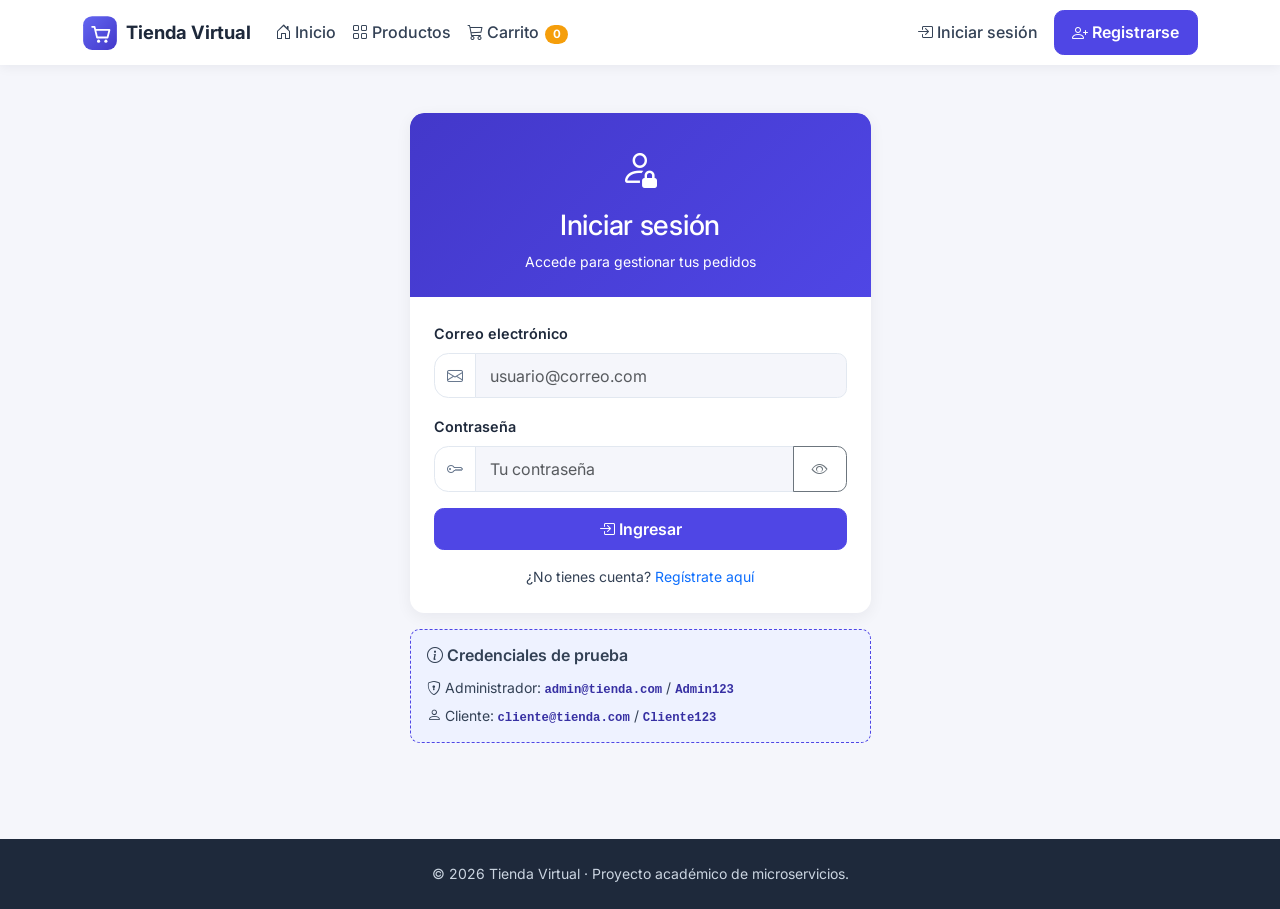
<file: frontend/admin.html>
<!DOCTYPE html>
<html lang="es">
<head>
    <meta charset="UTF-8">
    <meta name="viewport" content="width=device-width, initial-scale=1">
    <meta name="description" content="Panel administrativo de la Tienda Virtual.">
    <title>Tienda Virtual - Panel Administrativo</title>
    <link rel="icon" href="assets/logo.svg" type="image/svg+xml">
    <link href="https://cdn.jsdelivr.net/npm/bootstrap@5.3.3/dist/css/bootstrap.min.css" rel="stylesheet">
    <link href="https://cdn.jsdelivr.net/npm/bootstrap-icons@1.11.3/font/bootstrap-icons.css" rel="stylesheet">
    <link href="https://fonts.googleapis.com/css2?family=Inter:wght@400;500;600;700&display=swap" rel="stylesheet">
    <link href="css/styles.css" rel="stylesheet">
</head>
<body data-proteccion="admin">
    <!-- ============================ NAVBAR ============================ -->
    <nav class="navbar navbar-expand-lg navbar-tienda sticky-top">
        <div class="container">
            <a class="navbar-brand d-flex align-items-center gap-2" href="index.html">
                <img src="assets/logo.svg" alt="Logo Tienda Virtual" width="36" height="36">
                <span class="fw-bold">Tienda Virtual</span>
            </a>
            <button class="navbar-toggler" type="button" data-bs-toggle="collapse" data-bs-target="#navPrincipal"
                    aria-controls="navPrincipal" aria-expanded="false" aria-label="Alternar navegación">
                <span class="navbar-toggler-icon"></span>
            </button>
            <div class="collapse navbar-collapse" id="navPrincipal">
                <ul class="navbar-nav me-auto mb-2 mb-lg-0">
                    <li class="nav-item">
                        <a class="nav-link" href="index.html"><i class="bi bi-house-door me-1"></i>Inicio</a>
                    </li>
                    <li class="nav-item">
                        <a class="nav-link" href="productos.html"><i class="bi bi-grid me-1"></i>Productos</a>
                    </li>
                    <li class="nav-item">
                        <a class="nav-link" href="carrito.html">
                            <i class="bi bi-cart3 me-1"></i>Carrito
                            <span class="badge rounded-pill badge-carrito">0</span>
                        </a>
                    </li>
                    <li class="nav-item d-none" id="enlace-admin">
                        <a class="nav-link enlace-admin-nav active" href="admin.html"><i class="bi bi-speedometer2 me-1"></i>Panel Admin</a>
                    </li>
                </ul>
                <ul class="navbar-nav align-items-lg-center" id="zona-usuario"></ul>
            </div>
        </div>
    </nav>

    <main>
        <section class="container py-4">
            <div class="d-flex justify-content-between align-items-center flex-wrap gap-2 mb-4">
                <div>
                    <h1 class="seccion-titulo mb-1"><i class="bi bi-speedometer2 me-2"></i>Panel Administrativo</h1>
                    <p class="text-muted mb-0">Gestiona productos, pedidos, pagos y usuarios de la tienda</p>
                </div>
                <button type="button" class="btn btn-outline-primary" id="btn-refrescar-todo">
                    <i class="bi bi-arrow-clockwise me-1"></i>Actualizar datos
                </button>
            </div>

            <!-- ========================== MÉTRICAS ========================== -->
            <div class="row g-3 g-md-4 mb-4">
                <div class="col-12 col-md-4">
                    <div class="card tarjeta-metrica">
                        <div class="card-body d-flex align-items-center gap-3">
                            <div class="metrica-icono metrica-icono-primary"><i class="bi bi-box-seam"></i></div>
                            <div>
                                <div class="metrica-valor" id="metrica-productos">—</div>
                                <div class="metrica-etiqueta">Productos activos</div>
                            </div>
                        </div>
                    </div>
                </div>
                <div class="col-12 col-md-4">
                    <div class="card tarjeta-metrica">
                        <div class="card-body d-flex align-items-center gap-3">
                            <div class="metrica-icono metrica-icono-info"><i class="bi bi-people"></i></div>
                            <div>
                                <div class="metrica-valor" id="metrica-usuarios">—</div>
                                <div class="metrica-etiqueta">Usuarios registrados</div>
                            </div>
                        </div>
                    </div>
                </div>
                <div class="col-12 col-md-4">
                    <div class="card tarjeta-metrica">
                        <div class="card-body d-flex align-items-center gap-3">
                            <div class="metrica-icono metrica-icono-accent"><i class="bi bi-receipt"></i></div>
                            <div>
                                <div class="metrica-valor" id="metrica-pedidos">—</div>
                                <div class="metrica-etiqueta">Pedidos registrados</div>
                            </div>
                        </div>
                    </div>
                </div>
            </div>

            <!-- ==================== PESTAÑAS DE GESTIÓN ==================== -->
            <ul class="nav nav-tabs mb-4" id="pestanasAdmin" role="tablist">
                <li class="nav-item" role="presentation">
                    <button class="nav-link active" id="tab-productos" data-bs-toggle="tab" data-bs-target="#pane-productos"
                            type="button" role="tab" aria-controls="pane-productos" aria-selected="true">
                        <i class="bi bi-box-seam me-1"></i>Productos
                    </button>
                </li>
                <li class="nav-item" role="presentation">
                    <button class="nav-link" id="tab-pedidos" data-bs-toggle="tab" data-bs-target="#pane-pedidos"
                            type="button" role="tab" aria-controls="pane-pedidos" aria-selected="false">
                        <i class="bi bi-receipt me-1"></i>Pedidos
                    </button>
                </li>
                <li class="nav-item" role="presentation">
                    <button class="nav-link" id="tab-pagos" data-bs-toggle="tab" data-bs-target="#pane-pagos"
                            type="button" role="tab" aria-controls="pane-pagos" aria-selected="false">
                        <i class="bi bi-credit-card me-1"></i>Pagos
                    </button>
                </li>
                <li class="nav-item" role="presentation">
                    <button class="nav-link" id="tab-usuarios" data-bs-toggle="tab" data-bs-target="#pane-usuarios"
                            type="button" role="tab" aria-controls="pane-usuarios" aria-selected="false">
                        <i class="bi bi-people me-1"></i>Usuarios
                    </button>
                </li>
            </ul>

            <div class="tab-content">
                <!-- ------------------------- PRODUCTOS ------------------------- -->
                <div class="tab-pane fade show active" id="pane-productos" role="tabpanel" aria-labelledby="tab-productos">
                    <div class="card shadow-sm border-0">
                        <div class="card-body">
                            <div class="d-flex justify-content-between align-items-center flex-wrap gap-2 mb-3">
                                <h2 class="h5 mb-0">Gestión de productos</h2>
                                <button type="button" class="btn btn-primary" id="btn-nuevo-producto">
                                    <i class="bi bi-plus-lg me-1"></i>Nuevo producto
                                </button>
                            </div>
                            <div class="table-responsive">
                                <table class="table table-hover align-middle">
                                    <thead>
                                        <tr>
                                            <th scope="col">Producto</th>
                                            <th scope="col">Categoría</th>
                                            <th scope="col">Precio</th>
                                            <th scope="col">Stock</th>
                                            <th scope="col">Estado</th>
                                            <th scope="col" class="text-end">Acciones</th>
                                        </tr>
                                    </thead>
                                    <tbody id="cuerpo-productos"></tbody>
                                </table>
                            </div>
                            <div id="productos-admin-vacio" class="d-none"></div>
                        </div>
                    </div>
                </div>

                <!-- -------------------------- PEDIDOS -------------------------- -->
                <div class="tab-pane fade" id="pane-pedidos" role="tabpanel" aria-labelledby="tab-pedidos">
                    <div class="card shadow-sm border-0">
                        <div class="card-body">
                            <div class="d-flex justify-content-between align-items-center flex-wrap gap-2 mb-3">
                                <h2 class="h5 mb-0">Pedidos registrados</h2>
                                <button type="button" class="btn btn-outline-primary btn-sm" id="btn-refrescar-pedidos">
                                    <i class="bi bi-arrow-clockwise me-1"></i>Actualizar
                                </button>
                            </div>
                            <div class="table-responsive">
                                <table class="table table-hover align-middle">
                                    <thead>
                                        <tr>
                                            <th scope="col">Pedido</th>
                                            <th scope="col">Usuario</th>
                                            <th scope="col">Subtotal</th>
                                            <th scope="col">Total</th>
                                            <th scope="col">Fecha</th>
                                            <th scope="col">Estado</th>
                                            <th scope="col">Cambiar estado</th>
                                        </tr>
                                    </thead>
                                    <tbody id="cuerpo-pedidos"></tbody>
                                </table>
                            </div>
                            <div id="pedidos-vacio" class="d-none"></div>
                        </div>
                    </div>
                </div>

                <!-- --------------------------- PAGOS --------------------------- -->
                <div class="tab-pane fade" id="pane-pagos" role="tabpanel" aria-labelledby="tab-pagos">
                    <div class="card shadow-sm border-0">
                        <div class="card-body">
                            <h2 class="h5 mb-3">Consulta de pagos por pedido</h2>
                            <form class="row g-2 align-items-end mb-4" id="form-buscar-pagos">
                                <div class="col-12 col-md-4">
                                    <label class="form-label" for="pago-id-pedido">Número de pedido</label>
                                    <div class="input-group">
                                        <span class="input-group-text bg-white"><i class="bi bi-hash text-muted"></i></span>
                                        <input type="number" class="form-control" id="pago-id-pedido" min="1"
                                               placeholder="Ej. 1" aria-label="Número de pedido">
                                    </div>
                                </div>
                                <div class="col-12 col-md-3">
                                    <button type="submit" class="btn btn-primary w-100">
                                        <i class="bi bi-search me-1"></i>Buscar pagos
                                    </button>
                                </div>
                            </form>
                            <div class="table-responsive">
                                <table class="table table-hover align-middle">
                                    <thead>
                                        <tr>
                                            <th scope="col">Pago</th>
                                            <th scope="col">Pedido</th>
                                            <th scope="col">Monto</th>
                                            <th scope="col">Método</th>
                                            <th scope="col">Estado</th>
                                            <th scope="col">Código operación</th>
                                            <th scope="col">Fecha</th>
                                        </tr>
                                    </thead>
                                    <tbody id="cuerpo-pagos"></tbody>
                                </table>
                            </div>
                            <div id="pagos-vacio" class="d-none"></div>
                        </div>
                    </div>
                </div>

                <!-- -------------------------- USUARIOS -------------------------- -->
                <div class="tab-pane fade" id="pane-usuarios" role="tabpanel" aria-labelledby="tab-usuarios">
                    <div class="card shadow-sm border-0">
                        <div class="card-body">
                            <div class="d-flex justify-content-between align-items-center flex-wrap gap-2 mb-3">
                                <h2 class="h5 mb-0">Usuarios registrados</h2>
                                <button type="button" class="btn btn-outline-primary btn-sm" id="btn-refrescar-usuarios">
                                    <i class="bi bi-arrow-clockwise me-1"></i>Actualizar
                                </button>
                            </div>
                            <div class="table-responsive">
                                <table class="table table-hover align-middle">
                                    <thead>
                                        <tr>
                                            <th scope="col">ID</th>
                                            <th scope="col">Nombre</th>
                                            <th scope="col">Correo</th>
                                            <th scope="col">Dirección</th>
                                            <th scope="col">Teléfono</th>
                                            <th scope="col">Rol</th>
                                            <th scope="col">Estado</th>
                                            <th scope="col">Registro</th>
                                        </tr>
                                    </thead>
                                    <tbody id="cuerpo-usuarios"></tbody>
                                </table>
                            </div>
                            <div id="usuarios-vacio" class="d-none"></div>
                        </div>
                    </div>
                </div>
            </div>
        </section>
    </main>

    <!-- ====================== MODAL CREAR / EDITAR PRODUCTO ====================== -->
    <div class="modal fade" id="modal-producto" tabindex="-1" aria-labelledby="titulo-modal-producto" aria-hidden="true">
        <div class="modal-dialog modal-lg modal-dialog-centered">
            <div class="modal-content">
                <form id="form-producto" novalidate>
                    <div class="modal-header">
                        <h2 class="modal-title h5" id="titulo-modal-producto">Nuevo producto</h2>
                        <button type="button" class="btn-close" data-bs-dismiss="modal" aria-label="Cerrar"></button>
                    </div>
                    <div class="modal-body">
                        <input type="hidden" id="producto-id">
                        <div class="row g-3">
                            <div class="col-12 col-md-8">
                                <label class="form-label" for="producto-nombre">Nombre <span class="text-danger">*</span></label>
                                <input type="text" class="form-control" id="producto-nombre" maxlength="150" required>
                            </div>
                            <div class="col-12 col-md-4">
                                <label class="form-label" for="producto-categoria">Categoría <span class="text-danger">*</span></label>
                                <input type="text" class="form-control" id="producto-categoria" maxlength="80"
                                       list="lista-categorias-admin" required>
                                <datalist id="lista-categorias-admin"></datalist>
                            </div>
                            <div class="col-12">
                                <label class="form-label" for="producto-descripcion">Descripción</label>
                                <textarea class="form-control" id="producto-descripcion" rows="3" maxlength="500"
                                          placeholder="Descripción del producto"></textarea>
                            </div>
                            <div class="col-12 col-md-6">
                                <label class="form-label" for="producto-precio">Precio (S/) <span class="text-danger">*</span></label>
                                <input type="number" class="form-control" id="producto-precio" min="0.01" step="0.01" required>
                            </div>
                            <div class="col-12 col-md-6">
                                <label class="form-label" for="producto-stock">Stock <span class="text-danger">*</span></label>
                                <input type="number" class="form-control" id="producto-stock" min="0" step="1" required>
                            </div>
                            <div class="col-12">
                                <label class="form-label" for="producto-imagen">URL de la imagen</label>
                                <input type="url" class="form-control" id="producto-imagen" maxlength="500"
                                       placeholder="https://...">
                            </div>
                        </div>
                    </div>
                    <div class="modal-footer">
                        <button type="button" class="btn btn-outline-secondary" data-bs-dismiss="modal">Cancelar</button>
                        <button type="submit" class="btn btn-primary" id="btn-guardar-producto">
                            <i class="bi bi-save me-1"></i>Guardar
                        </button>
                    </div>
                </form>
            </div>
        </div>
    </div>

    <!-- ========================= MODAL ACTUALIZAR STOCK ========================= -->
    <div class="modal fade" id="modal-stock" tabindex="-1" aria-labelledby="titulo-modal-stock" aria-hidden="true">
        <div class="modal-dialog modal-dialog-centered">
            <div class="modal-content">
                <form id="form-stock" novalidate>
                    <div class="modal-header">
                        <h2 class="modal-title h5" id="titulo-modal-stock">Actualizar stock</h2>
                        <button type="button" class="btn-close" data-bs-dismiss="modal" aria-label="Cerrar"></button>
                    </div>
                    <div class="modal-body">
                        <input type="hidden" id="stock-producto-id">
                        <p class="mb-3">Producto: <strong id="stock-producto-nombre">—</strong></p>
                        <label class="form-label" for="stock-valor">Nuevo stock <span class="text-danger">*</span></label>
                        <input type="number" class="form-control" id="stock-valor" min="0" step="1" required>
                    </div>
                    <div class="modal-footer">
                        <button type="button" class="btn btn-outline-secondary" data-bs-dismiss="modal">Cancelar</button>
                        <button type="submit" class="btn btn-primary">
                            <i class="bi bi-check2 me-1"></i>Guardar stock
                        </button>
                    </div>
                </form>
            </div>
        </div>
    </div>

    <!-- ============================ FOOTER ============================ -->
    <footer class="footer-tienda py-4">
        <div class="container">
            <p class="text-center small mb-0">© <span id="anio-actual"></span> Tienda Virtual · Panel administrativo.</p>
        </div>
    </footer>

    <script src="https://cdn.jsdelivr.net/npm/bootstrap@5.3.3/dist/js/bootstrap.bundle.min.js"></script>
    <script src="js/api.js"></script>
    <script src="js/auth.js"></script>
    <script src="js/carrito.js"></script>
    <script src="js/admin.js"></script>
</body>
</html>
</file>
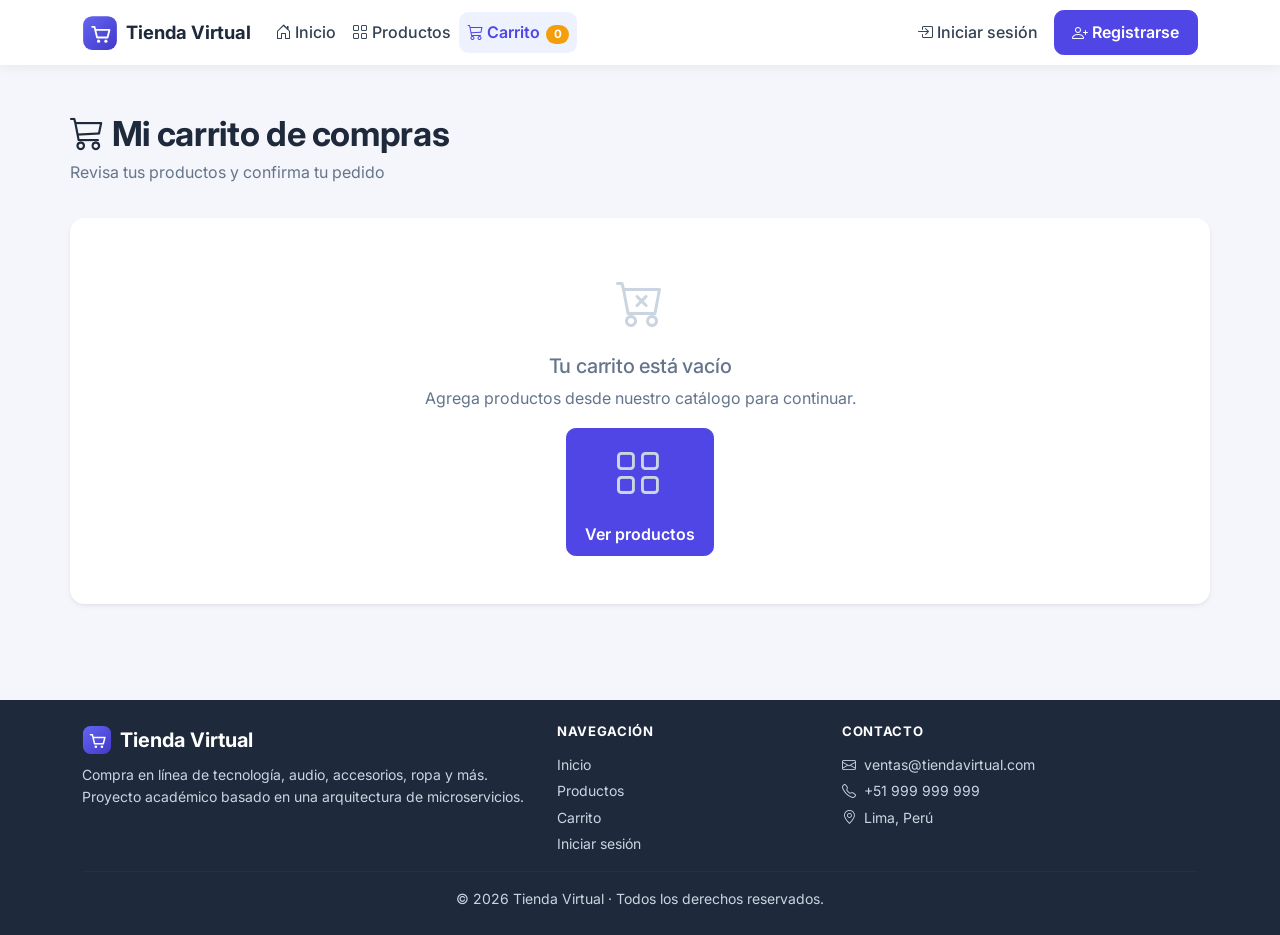
<file: frontend/carrito.html>
<!DOCTYPE html>
<html lang="es">
<head>
    <meta charset="UTF-8">
    <meta name="viewport" content="width=device-width, initial-scale=1">
    <meta name="description" content="Carrito de compras de la Tienda Virtual.">
    <title>Tienda Virtual - Carrito</title>
    <link rel="icon" href="assets/logo.svg" type="image/svg+xml">
    <link href="https://cdn.jsdelivr.net/npm/bootstrap@5.3.3/dist/css/bootstrap.min.css" rel="stylesheet">
    <link href="https://cdn.jsdelivr.net/npm/bootstrap-icons@1.11.3/font/bootstrap-icons.css" rel="stylesheet">
    <link href="https://fonts.googleapis.com/css2?family=Inter:wght@400;500;600;700&display=swap" rel="stylesheet">
    <link href="css/styles.css" rel="stylesheet">
</head>
<body>
    <!-- ============================ NAVBAR ============================ -->
    <nav class="navbar navbar-expand-lg navbar-tienda sticky-top">
        <div class="container">
            <a class="navbar-brand d-flex align-items-center gap-2" href="index.html">
                <img src="assets/logo.svg" alt="Logo Tienda Virtual" width="36" height="36">
                <span class="fw-bold">Tienda Virtual</span>
            </a>
            <button class="navbar-toggler" type="button" data-bs-toggle="collapse" data-bs-target="#navPrincipal"
                    aria-controls="navPrincipal" aria-expanded="false" aria-label="Alternar navegación">
                <span class="navbar-toggler-icon"></span>
            </button>
            <div class="collapse navbar-collapse" id="navPrincipal">
                <ul class="navbar-nav me-auto mb-2 mb-lg-0">
                    <li class="nav-item">
                        <a class="nav-link" href="index.html"><i class="bi bi-house-door me-1"></i>Inicio</a>
                    </li>
                    <li class="nav-item">
                        <a class="nav-link" href="productos.html"><i class="bi bi-grid me-1"></i>Productos</a>
                    </li>
                    <li class="nav-item">
                        <a class="nav-link active" href="carrito.html">
                            <i class="bi bi-cart3 me-1"></i>Carrito
                            <span class="badge rounded-pill badge-carrito">0</span>
                        </a>
                    </li>
                    <li class="nav-item d-none" id="enlace-admin">
                        <a class="nav-link enlace-admin-nav" href="admin.html"><i class="bi bi-speedometer2 me-1"></i>Panel Admin</a>
                    </li>
                </ul>
                <ul class="navbar-nav align-items-lg-center" id="zona-usuario"></ul>
            </div>
        </div>
    </nav>

    <main>
        <section class="seccion container">
            <h1 class="seccion-titulo"><i class="bi bi-cart3 me-2"></i>Mi carrito de compras</h1>
            <p class="seccion-subtitulo">Revisa tus productos y confirma tu pedido</p>

            <!-- ====================== CARRITO VACÍO ====================== -->
            <div id="carrito-vacio" class="d-none">
                <div class="card shadow-sm border-0">
                    <div class="card-body estado-vacio">
                        <i class="bi bi-cart-x"></i>
                        <h2 class="h5">Tu carrito está vacío</h2>
                        <p>Agrega productos desde nuestro catálogo para continuar.</p>
                        <a href="productos.html" class="btn btn-primary">
                            <i class="bi bi-grid me-1"></i>Ver productos
                        </a>
                    </div>
                </div>
            </div>

            <!-- ==================== CARRITO CON ITEMS ==================== -->
            <div id="carrito-contenido" class="d-none">
                <div class="row g-4">
                    <div class="col-12 col-lg-8">
                        <div class="card shadow-sm border-0">
                            <div class="table-responsive">
                                <table class="table table-hover align-middle mb-0">
                                    <thead>
                                        <tr>
                                            <th scope="col">Producto</th>
                                            <th scope="col">Precio unitario</th>
                                            <th scope="col">Cantidad</th>
                                            <th scope="col">Subtotal</th>
                                            <th scope="col" class="text-end">Acciones</th>
                                        </tr>
                                    </thead>
                                    <tbody id="cuerpo-carrito"></tbody>
                                </table>
                            </div>
                        </div>
                        <div class="d-flex justify-content-between mt-3">
                            <a href="productos.html" class="btn btn-outline-primary">
                                <i class="bi bi-arrow-left me-1"></i>Seguir comprando
                            </a>
                            <button type="button" class="btn btn-outline-danger" id="btn-vaciar-carrito">
                                <i class="bi bi-trash me-1"></i>Vaciar carrito
                            </button>
                        </div>
                    </div>

                    <div class="col-12 col-lg-4">
                        <div class="card shadow-sm border-0">
                            <div class="card-body">
                                <h2 class="h5 mb-3">Resumen del pedido</h2>
                                <div class="d-flex justify-content-between mb-2">
                                    <span class="text-muted">Artículos</span>
                                    <span id="cantidad-articulos">0</span>
                                </div>
                                <hr>
                                <div class="d-flex justify-content-between align-items-center mb-3">
                                    <span class="fw-semibold">Total</span>
                                    <span class="producto-precio" id="total-carrito">S/ 0.00</span>
                                </div>
                                <button type="button" class="btn btn-primary w-100" id="btn-confirmar-pedido">
                                    <i class="bi bi-check2-circle me-1"></i>Confirmar pedido
                                </button>
                                <p class="small text-muted mt-3 mb-0">
                                    <i class="bi bi-info-circle me-1"></i>Verificaremos el stock disponible antes de registrar tu pedido.
                                    Si no has iniciado sesión, te pediremos hacerlo.
                                </p>
                            </div>
                        </div>
                    </div>
                </div>
            </div>
        </section>
    </main>

    <!-- ===================== MODAL PEDIDO EXITOSO ===================== -->
    <div class="modal fade" id="modal-pedido-exito" tabindex="-1" aria-labelledby="titulo-pedido-exito" aria-hidden="true">
        <div class="modal-dialog modal-dialog-centered">
            <div class="modal-content">
                <div class="modal-header bg-success text-white">
                    <h2 class="modal-title h5" id="titulo-pedido-exito">
                        <i class="bi bi-check-circle-fill me-2"></i>¡Pedido registrado!
                    </h2>
                    <button type="button" class="btn-close btn-close-white" data-bs-dismiss="modal" aria-label="Cerrar"></button>
                </div>
                <div class="modal-body text-center py-4">
                    <i class="bi bi-bag-check text-success display-4"></i>
                    <p class="mt-3 mb-1">Tu pedido fue registrado con el número</p>
                    <p class="h4 fw-bold mb-3" id="pedido-numero">#0</p>
                    <p class="mb-1"><span class="text-muted">Total:</span> <span class="fw-semibold" id="pedido-total">S/ 0.00</span></p>
                    <p class="mb-0"><span class="text-muted">Estado:</span> <span class="badge text-bg-warning text-dark" id="pedido-estado">PENDIENTE</span></p>
                </div>
                <div class="modal-footer">
                    <a href="productos.html" class="btn btn-outline-primary">Seguir comprando</a>
                    <button type="button" class="btn btn-primary" data-bs-dismiss="modal">Entendido</button>
                </div>
            </div>
        </div>
    </div>

    <!-- ============================ FOOTER ============================ -->
    <footer class="footer-tienda py-4">
        <div class="container">
            <div class="row gy-4">
                <div class="col-lg-5">
                    <div class="d-flex align-items-center gap-2 mb-2">
                        <img src="assets/logo.svg" alt="" width="30" height="30">
                        <span class="fw-bold text-white fs-5">Tienda Virtual</span>
                    </div>
                    <p class="small mb-0">Compra en línea de tecnología, audio, accesorios, ropa y más.
                        Proyecto académico basado en una arquitectura de microservicios.</p>
                </div>
                <div class="col-6 col-lg-3">
                    <h6 class="text-uppercase">Navegación</h6>
                    <ul class="list-unstyled small mb-0">
                        <li class="mb-1"><a href="index.html">Inicio</a></li>
                        <li class="mb-1"><a href="productos.html">Productos</a></li>
                        <li class="mb-1"><a href="carrito.html">Carrito</a></li>
                        <li><a href="login.html">Iniciar sesión</a></li>
                    </ul>
                </div>
                <div class="col-6 col-lg-4">
                    <h6 class="text-uppercase">Contacto</h6>
                    <ul class="list-unstyled small mb-0">
                        <li class="mb-1"><i class="bi bi-envelope me-2"></i>ventas@tiendavirtual.com</li>
                        <li class="mb-1"><i class="bi bi-telephone me-2"></i>+51 999 999 999</li>
                        <li><i class="bi bi-geo-alt me-2"></i>Lima, Perú</li>
                    </ul>
                </div>
            </div>
            <hr>
            <p class="text-center small mb-0">© <span id="anio-actual"></span> Tienda Virtual · Todos los derechos reservados.</p>
        </div>
    </footer>

    <script src="https://cdn.jsdelivr.net/npm/bootstrap@5.3.3/dist/js/bootstrap.bundle.min.js"></script>
    <script src="js/api.js"></script>
    <script src="js/auth.js"></script>
    <script src="js/carrito.js"></script>
</body>
</html>
</file>
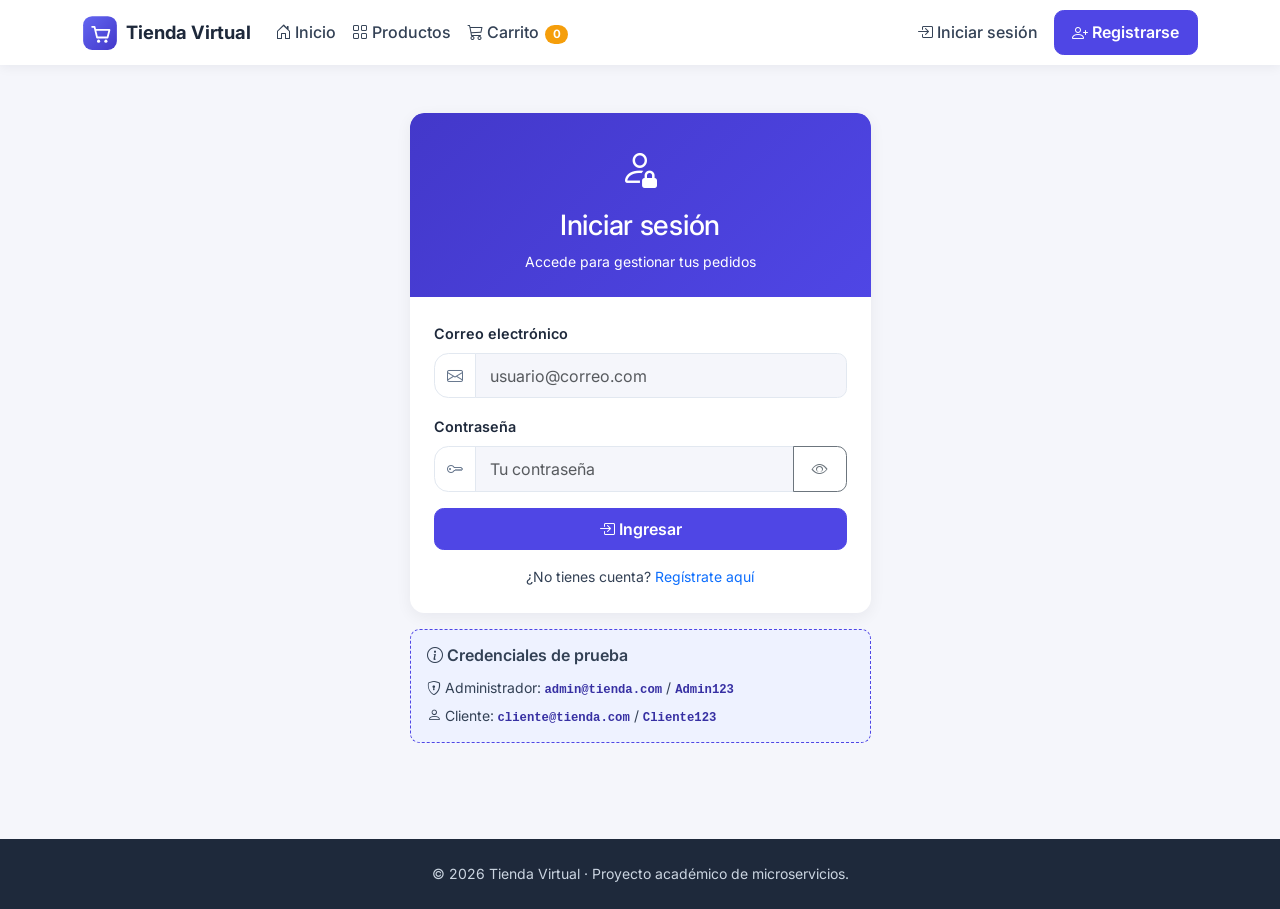
<file: frontend/login.html>
<!DOCTYPE html>
<html lang="es">
<head>
    <meta charset="UTF-8">
    <meta name="viewport" content="width=device-width, initial-scale=1">
    <meta name="description" content="Inicio de sesión en la Tienda Virtual.">
    <title>Tienda Virtual - Iniciar sesión</title>
    <link rel="icon" href="assets/logo.svg" type="image/svg+xml">
    <link href="https://cdn.jsdelivr.net/npm/bootstrap@5.3.3/dist/css/bootstrap.min.css" rel="stylesheet">
    <link href="https://cdn.jsdelivr.net/npm/bootstrap-icons@1.11.3/font/bootstrap-icons.css" rel="stylesheet">
    <link href="https://fonts.googleapis.com/css2?family=Inter:wght@400;500;600;700&display=swap" rel="stylesheet">
    <link href="css/styles.css" rel="stylesheet">
</head>
<body>
    <!-- ============================ NAVBAR ============================ -->
    <nav class="navbar navbar-expand-lg navbar-tienda sticky-top">
        <div class="container">
            <a class="navbar-brand d-flex align-items-center gap-2" href="index.html">
                <img src="assets/logo.svg" alt="Logo Tienda Virtual" width="36" height="36">
                <span class="fw-bold">Tienda Virtual</span>
            </a>
            <button class="navbar-toggler" type="button" data-bs-toggle="collapse" data-bs-target="#navPrincipal"
                    aria-controls="navPrincipal" aria-expanded="false" aria-label="Alternar navegación">
                <span class="navbar-toggler-icon"></span>
            </button>
            <div class="collapse navbar-collapse" id="navPrincipal">
                <ul class="navbar-nav me-auto mb-2 mb-lg-0">
                    <li class="nav-item">
                        <a class="nav-link" href="index.html"><i class="bi bi-house-door me-1"></i>Inicio</a>
                    </li>
                    <li class="nav-item">
                        <a class="nav-link" href="productos.html"><i class="bi bi-grid me-1"></i>Productos</a>
                    </li>
                    <li class="nav-item">
                        <a class="nav-link" href="carrito.html">
                            <i class="bi bi-cart3 me-1"></i>Carrito
                            <span class="badge rounded-pill badge-carrito">0</span>
                        </a>
                    </li>
                    <li class="nav-item d-none" id="enlace-admin">
                        <a class="nav-link enlace-admin-nav" href="admin.html"><i class="bi bi-speedometer2 me-1"></i>Panel Admin</a>
                    </li>
                </ul>
                <ul class="navbar-nav align-items-lg-center" id="zona-usuario"></ul>
            </div>
        </div>
    </nav>

    <main>
        <section class="seccion container">
            <div class="row justify-content-center">
                <div class="col-12 col-md-8 col-lg-6 col-xl-5">
                    <div class="card tarjeta-formulario">
                        <div class="card-header text-center">
                            <i class="bi bi-person-lock fs-1"></i>
                            <h1 class="h3 mt-2">Iniciar sesión</h1>
                            <p class="small">Accede para gestionar tus pedidos</p>
                        </div>
                        <div class="card-body p-4">
                            <div id="login-info" class="alert alert-info d-none" role="alert"></div>
                            <div id="login-error" class="alert alert-danger d-none" role="alert"></div>

                            <form id="form-login" novalidate>
                                <div class="mb-3">
                                    <label class="form-label" for="login-correo">Correo electrónico</label>
                                    <div class="input-group">
                                        <span class="input-group-text bg-white"><i class="bi bi-envelope text-muted"></i></span>
                                        <input type="email" class="form-control" id="login-correo" name="correo"
                                               placeholder="usuario@correo.com" required autocomplete="email">
                                    </div>
                                    <div class="invalid-feedback d-block" id="error-login-correo"></div>
                                </div>
                                <div class="mb-3">
                                    <label class="form-label" for="login-password">Contraseña</label>
                                    <div class="input-group">
                                        <span class="input-group-text bg-white"><i class="bi bi-key text-muted"></i></span>
                                        <input type="password" class="form-control" id="login-password" name="password"
                                               placeholder="Tu contraseña" required autocomplete="current-password">
                                        <button class="btn btn-outline-secondary" type="button" id="btn-ver-password"
                                                aria-label="Mostrar u ocultar contraseña">
                                            <i class="bi bi-eye" id="icono-ver-password"></i>
                                        </button>
                                    </div>
                                    <div class="invalid-feedback d-block" id="error-login-password"></div>
                                </div>
                                <button type="submit" class="btn btn-primary w-100 py-2" id="btn-login">
                                    <i class="bi bi-box-arrow-in-right me-1"></i>Ingresar
                                </button>
                            </form>

                            <p class="text-center mt-3 mb-0 small">
                                ¿No tienes cuenta? <a href="registro.html">Regístrate aquí</a>
                            </p>
                        </div>
                    </div>

                    <!-- ================= CREDENCIALES DE PRUEBA ================= -->
                    <div class="credenciales-prueba mt-3">
                        <p class="mb-2 fw-semibold"><i class="bi bi-info-circle me-1"></i>Credenciales de prueba</p>
                        <ul class="list-unstyled mb-0 small">
                            <li class="mb-1">
                                <i class="bi bi-shield-lock me-1"></i>Administrador:
                                <code>admin@tienda.com</code> / <code>Admin123</code>
                            </li>
                            <li>
                                <i class="bi bi-person me-1"></i>Cliente:
                                <code>cliente@tienda.com</code> / <code>Cliente123</code>
                            </li>
                        </ul>
                    </div>
                </div>
            </div>
        </section>
    </main>

    <!-- ============================ FOOTER ============================ -->
    <footer class="footer-tienda py-4">
        <div class="container">
            <p class="text-center small mb-0">© <span id="anio-actual"></span> Tienda Virtual · Proyecto académico de microservicios.</p>
        </div>
    </footer>

    <script src="https://cdn.jsdelivr.net/npm/bootstrap@5.3.3/dist/js/bootstrap.bundle.min.js"></script>
    <script src="js/api.js"></script>
    <script src="js/auth.js"></script>
    <script src="js/carrito.js"></script>
    <script src="js/login.js"></script>
</body>
</html>
</file>
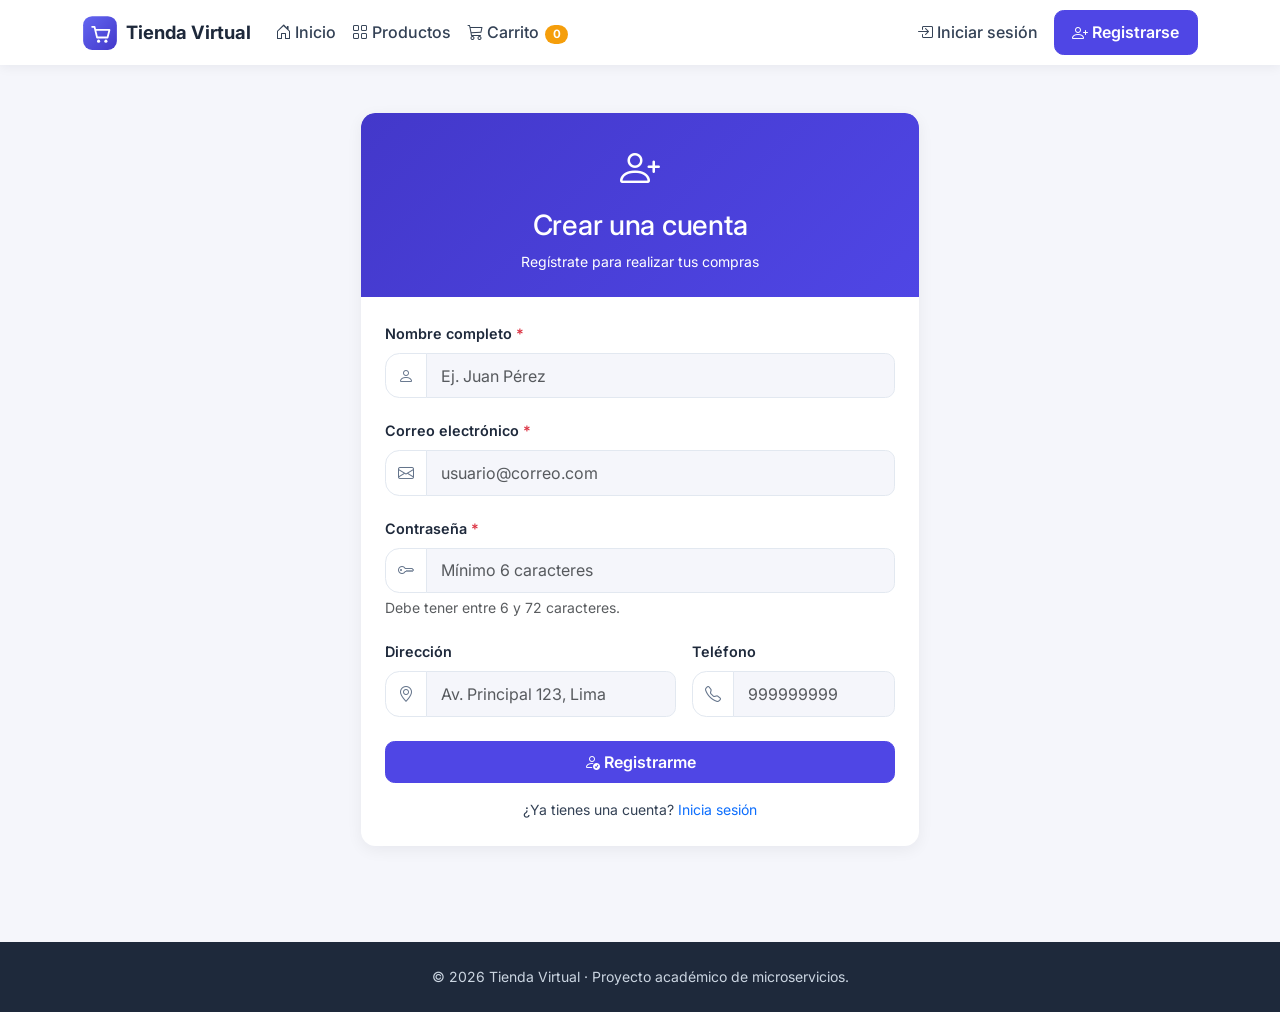
<file: frontend/registro.html>
<!DOCTYPE html>
<html lang="es">
<head>
    <meta charset="UTF-8">
    <meta name="viewport" content="width=device-width, initial-scale=1">
    <meta name="description" content="Registro de nuevos usuarios en la Tienda Virtual.">
    <title>Tienda Virtual - Registro</title>
    <link rel="icon" href="assets/logo.svg" type="image/svg+xml">
    <link href="https://cdn.jsdelivr.net/npm/bootstrap@5.3.3/dist/css/bootstrap.min.css" rel="stylesheet">
    <link href="https://cdn.jsdelivr.net/npm/bootstrap-icons@1.11.3/font/bootstrap-icons.css" rel="stylesheet">
    <link href="https://fonts.googleapis.com/css2?family=Inter:wght@400;500;600;700&display=swap" rel="stylesheet">
    <link href="css/styles.css" rel="stylesheet">
</head>
<body>
    <!-- ============================ NAVBAR ============================ -->
    <nav class="navbar navbar-expand-lg navbar-tienda sticky-top">
        <div class="container">
            <a class="navbar-brand d-flex align-items-center gap-2" href="index.html">
                <img src="assets/logo.svg" alt="Logo Tienda Virtual" width="36" height="36">
                <span class="fw-bold">Tienda Virtual</span>
            </a>
            <button class="navbar-toggler" type="button" data-bs-toggle="collapse" data-bs-target="#navPrincipal"
                    aria-controls="navPrincipal" aria-expanded="false" aria-label="Alternar navegación">
                <span class="navbar-toggler-icon"></span>
            </button>
            <div class="collapse navbar-collapse" id="navPrincipal">
                <ul class="navbar-nav me-auto mb-2 mb-lg-0">
                    <li class="nav-item">
                        <a class="nav-link" href="index.html"><i class="bi bi-house-door me-1"></i>Inicio</a>
                    </li>
                    <li class="nav-item">
                        <a class="nav-link" href="productos.html"><i class="bi bi-grid me-1"></i>Productos</a>
                    </li>
                    <li class="nav-item">
                        <a class="nav-link" href="carrito.html">
                            <i class="bi bi-cart3 me-1"></i>Carrito
                            <span class="badge rounded-pill badge-carrito">0</span>
                        </a>
                    </li>
                    <li class="nav-item d-none" id="enlace-admin">
                        <a class="nav-link enlace-admin-nav" href="admin.html"><i class="bi bi-speedometer2 me-1"></i>Panel Admin</a>
                    </li>
                </ul>
                <ul class="navbar-nav align-items-lg-center" id="zona-usuario"></ul>
            </div>
        </div>
    </nav>

    <main>
        <section class="seccion container">
            <div class="row justify-content-center">
                <div class="col-12 col-md-9 col-lg-7 col-xl-6">
                    <div class="card tarjeta-formulario">
                        <div class="card-header text-center">
                            <i class="bi bi-person-plus fs-1"></i>
                            <h1 class="h3 mt-2">Crear una cuenta</h1>
                            <p class="small">Regístrate para realizar tus compras</p>
                        </div>
                        <div class="card-body p-4">
                            <div id="registro-error" class="alert alert-danger d-none" role="alert"></div>
                            <div id="registro-exito" class="alert alert-success d-none" role="alert"></div>

                            <form id="form-registro" novalidate>
                                <div class="row g-3">
                                    <div class="col-12">
                                        <label class="form-label" for="reg-nombre">Nombre completo <span class="text-danger">*</span></label>
                                        <div class="input-group">
                                            <span class="input-group-text bg-white"><i class="bi bi-person text-muted"></i></span>
                                            <input type="text" class="form-control" id="reg-nombre" name="nombre"
                                                   placeholder="Ej. Juan Pérez" maxlength="120" required autocomplete="name">
                                        </div>
                                        <div class="invalid-feedback d-block" id="error-reg-nombre"></div>
                                    </div>
                                    <div class="col-12">
                                        <label class="form-label" for="reg-correo">Correo electrónico <span class="text-danger">*</span></label>
                                        <div class="input-group">
                                            <span class="input-group-text bg-white"><i class="bi bi-envelope text-muted"></i></span>
                                            <input type="email" class="form-control" id="reg-correo" name="correo"
                                                   placeholder="usuario@correo.com" maxlength="150" required autocomplete="email">
                                        </div>
                                        <div class="invalid-feedback d-block" id="error-reg-correo"></div>
                                    </div>
                                    <div class="col-12">
                                        <label class="form-label" for="reg-password">Contraseña <span class="text-danger">*</span></label>
                                        <div class="input-group">
                                            <span class="input-group-text bg-white"><i class="bi bi-key text-muted"></i></span>
                                            <input type="password" class="form-control" id="reg-password" name="password"
                                                   placeholder="Mínimo 6 caracteres" minlength="6" maxlength="72" required autocomplete="new-password">
                                        </div>
                                        <div class="form-text">Debe tener entre 6 y 72 caracteres.</div>
                                        <div class="invalid-feedback d-block" id="error-reg-password"></div>
                                    </div>
                                    <div class="col-12 col-md-7">
                                        <label class="form-label" for="reg-direccion">Dirección</label>
                                        <div class="input-group">
                                            <span class="input-group-text bg-white"><i class="bi bi-geo-alt text-muted"></i></span>
                                            <input type="text" class="form-control" id="reg-direccion" name="direccion"
                                                   placeholder="Av. Principal 123, Lima" maxlength="200" autocomplete="street-address">
                                        </div>
                                    </div>
                                    <div class="col-12 col-md-5">
                                        <label class="form-label" for="reg-telefono">Teléfono</label>
                                        <div class="input-group">
                                            <span class="input-group-text bg-white"><i class="bi bi-telephone text-muted"></i></span>
                                            <input type="tel" class="form-control" id="reg-telefono" name="telefono"
                                                   placeholder="999999999" maxlength="20" autocomplete="tel">
                                        </div>
                                    </div>
                                </div>

                                <button type="submit" class="btn btn-primary w-100 py-2 mt-4" id="btn-registro">
                                    <i class="bi bi-person-check me-1"></i>Registrarme
                                </button>
                            </form>

                            <p class="text-center mt-3 mb-0 small">
                                ¿Ya tienes una cuenta? <a href="login.html">Inicia sesión</a>
                            </p>
                        </div>
                    </div>
                </div>
            </div>
        </section>
    </main>

    <!-- ============================ FOOTER ============================ -->
    <footer class="footer-tienda py-4">
        <div class="container">
            <p class="text-center small mb-0">© <span id="anio-actual"></span> Tienda Virtual · Proyecto académico de microservicios.</p>
        </div>
    </footer>

    <script src="https://cdn.jsdelivr.net/npm/bootstrap@5.3.3/dist/js/bootstrap.bundle.min.js"></script>
    <script src="js/api.js"></script>
    <script src="js/auth.js"></script>
    <script src="js/carrito.js"></script>
    <script src="js/registro.js"></script>
</body>
</html>
</file>
<file: frontend/css/styles.css>
/* =========================================================================
   Tienda Virtual - Hoja de estilos principal
   Paleta, tipografia y componentes reutilizables.
   ========================================================================= */

/* ----------------------------- Variables ------------------------------- */
:root {
    --tv-primary: #4f46e5;
    --tv-primary-dark: #4338ca;
    --tv-primary-darker: #3730a3;
    --tv-primary-light: #eef2ff;
    --tv-accent: #f59e0b;
    --tv-success: #16a34a;
    --tv-danger: #dc2626;
    --tv-info: #0ea5e9;
    --tv-dark: #1e293b;
    --tv-text: #334155;
    --tv-muted: #64748b;
    --tv-bg: #f5f6fb;
    --tv-surface: #ffffff;
    --tv-border: #e2e8f0;
    --tv-radius: 0.9rem;
    --tv-radius-sm: 0.6rem;
    --tv-shadow: 0 4px 16px rgba(15, 23, 42, 0.06);
    --tv-shadow-hover: 0 14px 30px rgba(79, 70, 229, 0.18);
    --tv-transition: all 0.22s ease;
    --tv-space: 1rem;

    /* Sobrescritura de variables de Bootstrap 5 */
    --bs-primary: #4f46e5;
    --bs-primary-rgb: 79, 70, 229;
    --bs-body-color: #334155;
    --bs-body-bg: #f5f6fb;
    --bs-body-font-family: 'Inter', system-ui, -apple-system, 'Segoe UI', Roboto, Arial, sans-serif;
    --bs-border-color: #e2e8f0;
    --bs-link-color: #4f46e5;
    --bs-link-hover-color: #3730a3;
    --bs-border-radius: 0.9rem;
    --bs-border-radius-sm: 0.6rem;
}

/* ------------------------------- Base ---------------------------------- */
* {
    box-sizing: border-box;
}

body {
    font-family: var(--bs-body-font-family);
    background-color: var(--tv-bg);
    color: var(--tv-text);
    font-weight: 400;
    line-height: 1.6;
    -webkit-font-smoothing: antialiased;
    display: flex;
    flex-direction: column;
    min-height: 100vh;
}

h1, h2, h3, h4, h5, h6 {
    color: var(--tv-dark);
    font-weight: 700;
    letter-spacing: -0.01em;
}

h1 { font-size: 2.15rem; }
h2 { font-size: 1.6rem; }
h3 { font-size: 1.25rem; }

a {
    text-decoration: none;
    transition: var(--tv-transition);
}

.fw-semibold { font-weight: 600 !important; }

.text-muted { color: var(--tv-muted) !important; }

main { flex: 1 0 auto; }

.seccion { padding: 3rem 0; }
.seccion-titulo { margin-bottom: 0.35rem; }
.seccion-subtitulo { color: var(--tv-muted); margin-bottom: 2rem; }

/* --------------------------- Botones ----------------------------------- */
.btn {
    font-weight: 600;
    border-radius: var(--tv-radius-sm);
    padding: 0.55rem 1.1rem;
    transition: var(--tv-transition);
}

.btn-primary {
    background-color: var(--tv-primary);
    border-color: var(--tv-primary);
}

.btn-primary:hover,
.btn-primary:focus,
.btn-primary:active {
    background-color: var(--tv-primary-dark) !important;
    border-color: var(--tv-primary-dark) !important;
}

.btn-outline-primary {
    color: var(--tv-primary);
    border-color: var(--tv-primary);
}

.btn-outline-primary:hover {
    background-color: var(--tv-primary);
    border-color: var(--tv-primary);
}

.btn-warning {
    background-color: var(--tv-accent);
    border-color: var(--tv-accent);
    color: #fff;
    font-weight: 600;
}

.btn-warning:hover { background-color: #e08a06; border-color: #e08a06; color: #fff; }

.btn i { vertical-align: -0.05em; }

/* ---------------------------- Navbar ----------------------------------- */
.navbar-tienda {
    background-color: var(--tv-surface);
    box-shadow: 0 1px 12px rgba(15, 23, 42, 0.07);
    padding-top: 0.6rem;
    padding-bottom: 0.6rem;
}

.navbar-tienda .navbar-brand span { color: var(--tv-dark); font-size: 1.15rem; }

.navbar-tienda .nav-link {
    color: var(--tv-text);
    font-weight: 500;
    border-radius: var(--tv-radius-sm);
    padding: 0.5rem 0.85rem;
}

.navbar-tienda .nav-link:hover {
    color: var(--tv-primary);
    background-color: var(--tv-primary-light);
}

.navbar-tienda .nav-link.active {
    color: var(--tv-primary);
    background-color: var(--tv-primary-light);
    font-weight: 600;
}

.navbar-tienda .navbar-toggler { border-color: var(--tv-border); }
.navbar-tienda .navbar-toggler:focus { box-shadow: 0 0 0 0.2rem rgba(79, 70, 229, 0.2); }

.badge-carrito {
    background-color: var(--tv-accent);
    color: #fff;
    font-size: 0.72rem;
    margin-left: 0.15rem;
}

.nombre-usuario { max-width: 170px; overflow: hidden; text-overflow: ellipsis; white-space: nowrap; }

.dropdown-menu { border-color: var(--tv-border); box-shadow: var(--tv-shadow); border-radius: var(--tv-radius-sm); }
.dropdown-item { font-weight: 500; }
.dropdown-item:active { background-color: var(--tv-primary); }

/* ------------------------------ Hero ----------------------------------- */
.hero {
    background: linear-gradient(135deg, #4338ca 0%, #4f46e5 45%, #6366f1 100%);
    color: #fff;
    border-radius: var(--tv-radius);
    padding: 3.25rem 2rem;
    position: relative;
    overflow: hidden;
}

.hero::after {
    content: "";
    position: absolute;
    right: -80px;
    top: -80px;
    width: 320px;
    height: 320px;
    background: rgba(255, 255, 255, 0.08);
    border-radius: 50%;
}

.hero h1 { color: #fff; font-size: 2.4rem; }
.hero p { color: rgba(255, 255, 255, 0.88); font-size: 1.05rem; max-width: 620px; }
.hero .badge { font-weight: 600; }

.buscador-hero .form-control {
    border: none;
    padding: 0.7rem 1rem;
}

.buscador-hero .input-group-text {
    color: var(--tv-muted);
}

/* --------------------------- Categorias -------------------------------- */
.chip-categoria {
    display: inline-flex;
    align-items: center;
    gap: 0.4rem;
    background-color: var(--tv-surface);
    border: 1px solid var(--tv-border);
    color: var(--tv-text);
    font-weight: 600;
    border-radius: 999px;
    padding: 0.45rem 1.05rem;
    box-shadow: var(--tv-shadow);
}

.chip-categoria:hover {
    background-color: var(--tv-primary);
    border-color: var(--tv-primary);
    color: #fff;
    transform: translateY(-2px);
}

/* ---------------------------- Productos -------------------------------- */
.producto-card {
    border-radius: var(--tv-radius);
    overflow: hidden;
    transition: var(--tv-transition);
    height: 100%;
}

.producto-card:hover {
    transform: translateY(-6px);
    box-shadow: var(--tv-shadow-hover) !important;
}

.producto-imagen {
    position: relative;
    aspect-ratio: 4 / 3;
    background: linear-gradient(135deg, var(--tv-primary-light), #e0e7ff);
    overflow: hidden;
}

.producto-imagen img {
    position: absolute;
    inset: 0;
    width: 100%;
    height: 100%;
    object-fit: cover;
}

.producto-imagen .placeholder-icon {
    position: absolute;
    inset: 0;
    display: flex;
    align-items: center;
    justify-content: center;
    color: #a5b4fc;
    font-size: 3rem;
}

.producto-categoria {
    position: absolute;
    top: 0.6rem;
    left: 0.6rem;
    background-color: rgba(30, 41, 59, 0.82);
    color: #fff;
    font-size: 0.72rem;
    font-weight: 600;
    padding: 0.22rem 0.6rem;
    border-radius: 999px;
}

.producto-nombre { margin-bottom: 0.25rem; line-height: 1.35; }

.producto-descripcion {
    display: -webkit-box;
    -webkit-line-clamp: 2;
    line-clamp: 2;
    -webkit-box-orient: vertical;
    overflow: hidden;
    min-height: 2.6rem;
}

.producto-precio { color: var(--tv-primary); font-weight: 700; font-size: 1.15rem; }

.miniatura-producto {
    position: relative;
    width: 62px;
    height: 62px;
    border-radius: var(--tv-radius-sm);
    background: var(--tv-primary-light);
    overflow: hidden;
    flex: 0 0 auto;
}

.miniatura-producto img { position: absolute; inset: 0; width: 100%; height: 100%; object-fit: cover; }
.miniatura-producto .placeholder-icon { position: absolute; inset: 0; display: flex; align-items: center; justify-content: center; color: #a5b4fc; font-size: 1.5rem; }

.control-cantidad { max-width: 140px; }
.control-cantidad input { max-width: 60px; }

/* ------------------------------ Footer --------------------------------- */
.footer-tienda {
    background-color: var(--tv-dark);
    color: #cbd5e1;
    margin-top: 3rem;
    flex-shrink: 0;
}

.footer-tienda h6 { color: #fff; font-size: 0.82rem; letter-spacing: 0.05em; margin-bottom: 0.9rem; }
.footer-tienda a { color: #cbd5e1; }
.footer-tienda a:hover { color: #fff; }
.footer-tienda hr { border-color: rgba(255, 255, 255, 0.12); }

/* ------------------------------ Tarjetas ------------------------------- */
.card {
    border: 1px solid var(--tv-border);
    border-radius: var(--tv-radius);
    background-color: var(--tv-surface);
}

.tarjeta-metrica {
    border: none;
    box-shadow: var(--tv-shadow);
    transition: var(--tv-transition);
}

.tarjeta-metrica:hover { transform: translateY(-4px); box-shadow: var(--tv-shadow-hover); }

.metrica-icono {
    width: 52px;
    height: 52px;
    border-radius: var(--tv-radius-sm);
    display: flex;
    align-items: center;
    justify-content: center;
    font-size: 1.5rem;
    color: #fff;
    flex: 0 0 auto;
}

.metrica-icono-primary { background-color: var(--tv-primary); }
.metrica-icono-info { background-color: var(--tv-info); }
.metrica-icono-accent { background-color: var(--tv-accent); }

.metrica-valor { font-size: 1.9rem; font-weight: 700; color: var(--tv-dark); line-height: 1.1; }
.metrica-etiqueta { color: var(--tv-muted); font-size: 0.85rem; text-transform: uppercase; letter-spacing: 0.04em; }

/* ------------------------------ Formularios ---------------------------- */
.form-control, .form-select {
    border-radius: var(--tv-radius-sm);
    border-color: var(--tv-border);
    padding: 0.6rem 0.9rem;
}

.form-control:focus, .form-select:focus {
    border-color: var(--tv-primary);
    box-shadow: 0 0 0 0.2rem rgba(79, 70, 229, 0.18);
}

.form-label { font-weight: 600; color: var(--tv-dark); font-size: 0.9rem; }

.tarjeta-formulario {
    border: none;
    box-shadow: var(--tv-shadow);
    border-radius: var(--tv-radius);
    overflow: hidden;
}

.tarjeta-formulario .card-header {
    background: linear-gradient(135deg, var(--tv-primary-dark), var(--tv-primary));
    color: #fff;
    border: none;
    padding: 1.5rem 1.75rem;
}

.tarjeta-formulario .card-header h2,
.tarjeta-formulario .card-header p { color: #fff; margin-bottom: 0; }

.credenciales-prueba {
    background-color: var(--tv-primary-light);
    border: 1px dashed var(--tv-primary);
    border-radius: var(--tv-radius-sm);
    padding: 0.85rem 1rem;
}

.credenciales-prueba code { color: var(--tv-primary-darker); font-weight: 600; }

/* ------------------------------- Tablas -------------------------------- */
.table { --bs-table-hover-bg: var(--tv-primary-light); vertical-align: middle; }
.table thead th {
    background-color: #f1f5f9;
    color: var(--tv-dark);
    font-size: 0.8rem;
    text-transform: uppercase;
    letter-spacing: 0.03em;
    font-weight: 700;
    border-bottom: 1px solid var(--tv-border);
    white-space: nowrap;
}

.tabla-producto-info { min-width: 220px; }

/* -------------------------------- Tabs --------------------------------- */
.nav-tabs .nav-link {
    color: var(--tv-muted);
    font-weight: 600;
    border: none;
    border-bottom: 3px solid transparent;
    border-radius: 0;
}

.nav-tabs .nav-link:hover { color: var(--tv-primary); border-bottom-color: var(--tv-primary-light); }
.nav-tabs .nav-link.active {
    color: var(--tv-primary);
    background: transparent;
    border-bottom-color: var(--tv-primary);
}

/* ------------------------------ Estados -------------------------------- */
.estado-vacio {
    text-align: center;
    padding: 3rem 1rem;
    color: var(--tv-muted);
}

.estado-vacio i { font-size: 3rem; color: #cbd5e1; display: block; margin-bottom: 0.75rem; }

.cargando { text-align: center; padding: 2.5rem 1rem; color: var(--tv-muted); }

/* ------------------------------- Toasts -------------------------------- */
.toast-container { z-index: 1090; }

/* ----------------------------- Utilidades ------------------------------ */
.separador { height: 1px; background-color: var(--tv-border); border: 0; }

.enlace-admin-nav { white-space: nowrap; }

/* ----------------------------- Responsive ------------------------------ */
@media (max-width: 991.98px) {
    .hero { padding: 2.5rem 1.4rem; text-align: center; }
    .hero h1 { font-size: 1.9rem; }
    .hero p { margin-left: auto; margin-right: auto; }
    .buscador-hero { margin-left: auto; margin-right: auto; }
    .navbar-tienda .navbar-collapse { padding-top: 0.75rem; }
    .nombre-usuario { max-width: none; }
}

@media (max-width: 575.98px) {
    .hero { padding: 2rem 1.2rem; }
    .hero h1 { font-size: 1.6rem; }
    .seccion { padding: 2.25rem 0; }
    .metrica-valor { font-size: 1.6rem; }
    .producto-precio { font-size: 1.05rem; }
}
</file>
